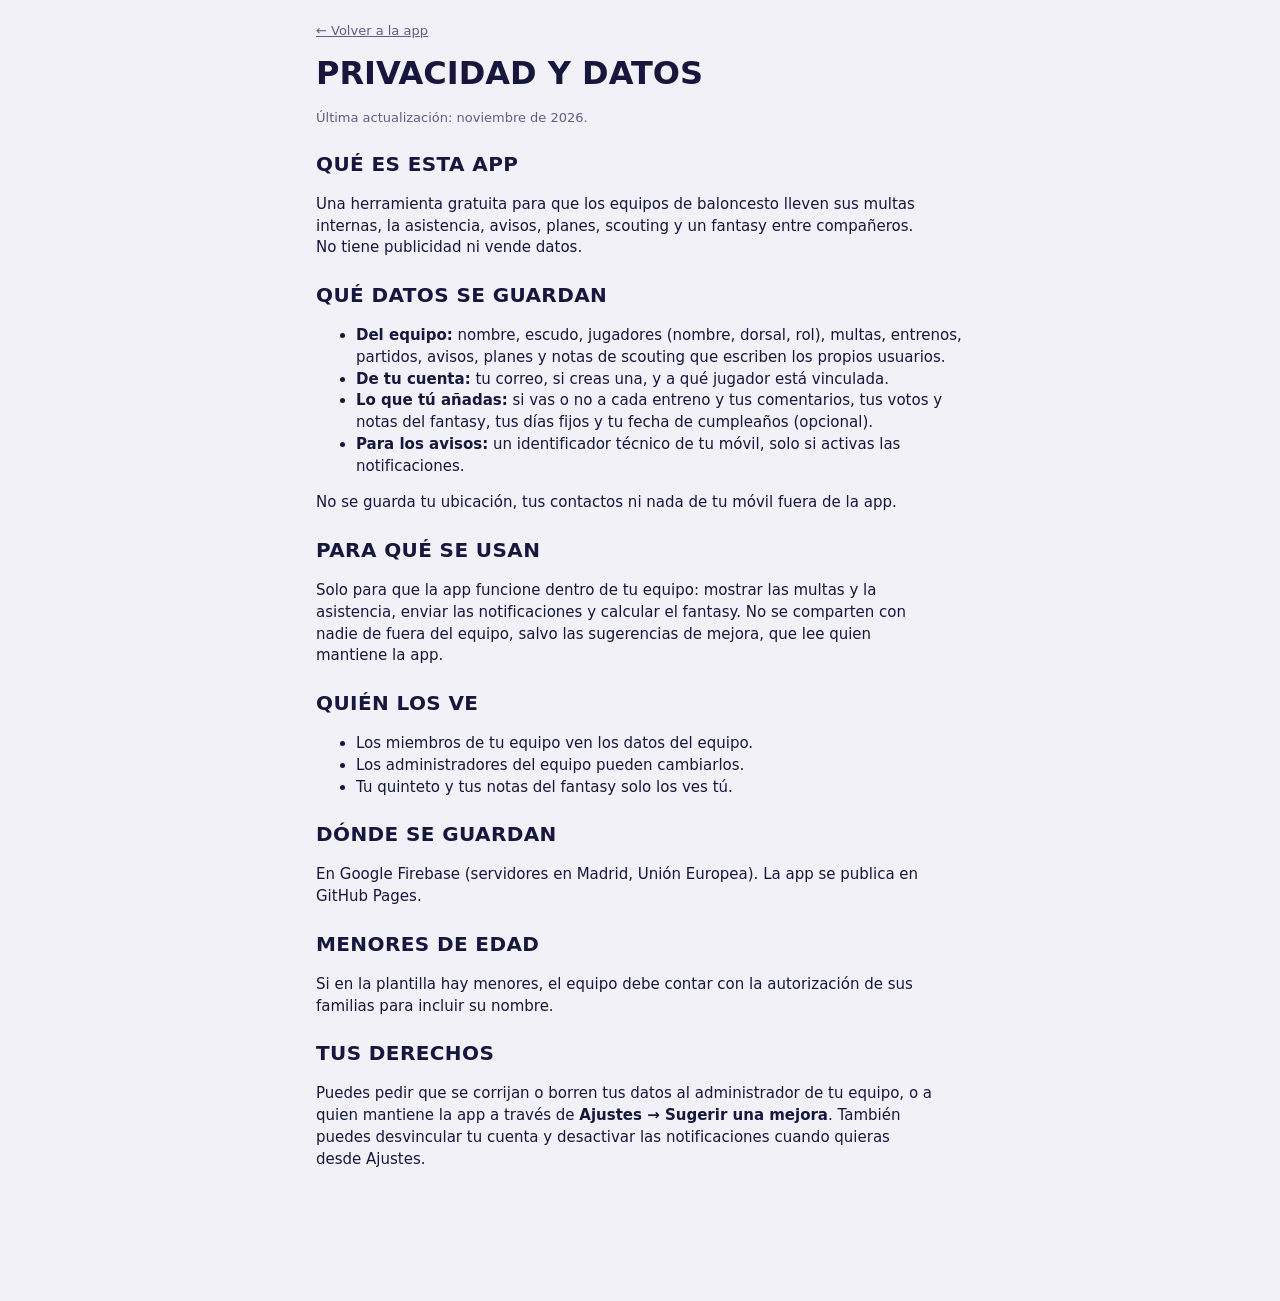
<file: docs/privacidad.html>
<!doctype html>
<html lang="es">
<head>
<meta charset="utf-8">
<meta name="viewport" content="width=device-width,initial-scale=1,viewport-fit=cover">
<title>Privacidad · Multas del equipo</title>
<meta name="theme-color" content="#29297a">
<link rel="stylesheet" href="styles.css">
<style>
.legal{max-width:680px;margin:0 auto;padding:20px max(16px,env(safe-area-inset-left,0px)) 40px}
.legal h1{font-family:var(--display);text-transform:uppercase;font-size:32px;margin:8px 0}
.legal h2{font-family:var(--display);text-transform:uppercase;font-size:20px;margin:22px 0 6px}
.legal p,.legal li{max-width:65ch}
</style>
</head>
<body>
<main class="legal">
  <a href="./" class="note">← Volver a la app</a>
  <h1>Privacidad y datos</h1>
  <p class="note">Última actualización: noviembre de 2026.</p>

  <h2>Qué es esta app</h2>
  <p>Una herramienta gratuita para que los equipos de baloncesto lleven sus multas internas, la asistencia, avisos, planes, scouting y un fantasy entre compañeros. No tiene publicidad ni vende datos.</p>

  <h2>Qué datos se guardan</h2>
  <ul>
    <li><b>Del equipo:</b> nombre, escudo, jugadores (nombre, dorsal, rol), multas, entrenos, partidos, avisos, planes y notas de scouting que escriben los propios usuarios.</li>
    <li><b>De tu cuenta:</b> tu correo, si creas una, y a qué jugador está vinculada.</li>
    <li><b>Lo que tú añadas:</b> si vas o no a cada entreno y tus comentarios, tus votos y notas del fantasy, tus días fijos y tu fecha de cumpleaños (opcional).</li>
    <li><b>Para los avisos:</b> un identificador técnico de tu móvil, solo si activas las notificaciones.</li>
  </ul>
  <p>No se guarda tu ubicación, tus contactos ni nada de tu móvil fuera de la app.</p>

  <h2>Para qué se usan</h2>
  <p>Solo para que la app funcione dentro de tu equipo: mostrar las multas y la asistencia, enviar las notificaciones y calcular el fantasy. No se comparten con nadie de fuera del equipo, salvo las sugerencias de mejora, que lee quien mantiene la app.</p>

  <h2>Quién los ve</h2>
  <ul>
    <li>Los miembros de tu equipo ven los datos del equipo.</li>
    <li>Los administradores del equipo pueden cambiarlos.</li>
    <li>Tu quinteto y tus notas del fantasy solo los ves tú.</li>
  </ul>

  <h2>Dónde se guardan</h2>
  <p>En Google Firebase (servidores en Madrid, Unión Europea). La app se publica en GitHub Pages.</p>

  <h2>Menores de edad</h2>
  <p>Si en la plantilla hay menores, el equipo debe contar con la autorización de sus familias para incluir su nombre.</p>

  <h2>Tus derechos</h2>
  <p>Puedes pedir que se corrijan o borren tus datos al administrador de tu equipo, o a quien mantiene la app a través de <b>Ajustes → Sugerir una mejora</b>. También puedes desvincular tu cuenta y desactivar las notificaciones cuando quieras desde Ajustes.</p>
</main>
</body>
</html>
</file>
<file: docs/styles.css>
/* Layout: app de móvil, cabecera de club + vistas en columna + barra de pestañas inferior */
:root{
  --bg:#f1f1f7; --surface:#ffffff; --ink:#17173d; --muted:#5f5f84; --line:#dddde9;
  --navy:#29297a; --navy-ink:#ffffff; --pz-def:#29297a; --orange:#f03c02; --orange-soft:#fde6dc;
  --ok:#1d7f48; --ok-soft:#dcf1e4; --chip:#ececf6;
  --display:"Barlow Condensed","Arial Narrow",system-ui,sans-serif;
  --body:"Inter",system-ui,-apple-system,"Segoe UI",sans-serif;
  --r:14px;
}
@media (prefers-color-scheme:dark){:root:not([data-theme="light"]){
  --bg:#0d0d1f; --surface:#191936; --ink:#ececfa; --muted:#a3a3c6; --line:#2c2c52;
  --navy:#20205e; --navy-ink:#ffffff; --pz-def:#aab4ff; --orange:#ff5b26; --orange-soft:#3a1c14;
  --ok:#5bd08f; --ok-soft:#163226; --chip:#24244a; color-scheme:dark}}
:root[data-theme="dark"]{
  --bg:#0d0d1f; --surface:#191936; --ink:#ececfa; --muted:#a3a3c6; --line:#2c2c52;
  --navy:#20205e; --navy-ink:#ffffff; --pz-def:#aab4ff; --orange:#ff5b26; --orange-soft:#3a1c14;
  --ok:#5bd08f; --ok-soft:#163226; --chip:#24244a; color-scheme:dark}
*{box-sizing:border-box}
html{-webkit-text-size-adjust:100%}
body{margin:0;-webkit-tap-highlight-color:transparent;overscroll-behavior-y:none;background:var(--bg);color:var(--ink);font-family:var(--body);font-size:15px;line-height:1.45;padding-bottom:calc(76px + env(safe-area-inset-bottom,0px))}
button,input,select{font:inherit;color:inherit}
button{cursor:pointer}
:focus-visible{outline:3px solid var(--orange);outline-offset:2px}
.wrap{padding-left:max(16px,env(safe-area-inset-left,0px));padding-right:max(16px,env(safe-area-inset-right,0px));max-width:720px;margin:0 auto}

header.top{background:var(--navy);color:var(--navy-ink);position:sticky;top:0;padding-top:env(safe-area-inset-top,0px);z-index:5;border-bottom:4px solid var(--orange)}
header.top .wrap{display:flex;align-items:center;gap:12px;padding-block:12px}
.crest{width:42px;height:42px;border-radius:50%;background:#fff;display:grid;place-items:center;flex:none;box-shadow:0 0 0 2px var(--orange)}
.crest svg{width:30px;height:30px}
.brand{flex:1;min-width:0}
.brand b{display:block;font-family:var(--display);font-weight:800;font-size:22px;letter-spacing:.02em;line-height:1;text-transform:uppercase}
.brand span{font-size:12px;opacity:.8;letter-spacing:.06em;text-transform:uppercase}
.pot{text-align:right}
.pot small{display:block;font-size:10px;letter-spacing:.1em;text-transform:uppercase;opacity:.75}
.pot strong{font-family:var(--display);font-size:26px;font-weight:700;font-variant-numeric:tabular-nums;line-height:1}

main .wrap{padding-block:16px 24px;display:flex;flex-direction:column;gap:16px}
h2{font-family:var(--display);font-weight:700;font-size:24px;text-transform:uppercase;letter-spacing:.02em;margin:0;text-wrap:balance}
h3{font-family:var(--display);font-weight:700;font-size:18px;text-transform:uppercase;letter-spacing:.04em;margin:0;color:var(--muted)}
.sub{color:var(--muted);font-size:13px;margin:2px 0 0}
.card{background:var(--surface);border:1px solid var(--line);border-radius:var(--r);padding:16px;display:flex;flex-direction:column;gap:12px}
.note{font-size:13px;color:var(--muted)}
.banner{background:var(--orange);color:#fff;border-radius:var(--r);padding:14px 16px;display:flex;gap:12px;align-items:center;flex-wrap:wrap}
.banner p{margin:0;flex:1;min-width:180px;font-weight:500}
.banner button{background:#fff;color:#b62c00;border:0;border-radius:999px;padding:8px 14px;font-weight:700}
.info{background:var(--chip);border-radius:var(--r);padding:12px 14px;font-size:13px;color:var(--muted)}

.stats{display:grid;grid-template-columns:repeat(3,1fr);gap:8px}
.stat{background:var(--surface);border:1px solid var(--line);border-radius:var(--r);padding:12px}
.stat small{display:block;font-size:11px;text-transform:uppercase;letter-spacing:.08em;color:var(--muted)}
.stat strong{font-family:var(--display);font-size:28px;font-weight:700;font-variant-numeric:tabular-nums;line-height:1.1}
.stat.hot strong{color:var(--orange)}
.stat.good strong{color:var(--ok)}

.rank{display:flex;flex-direction:column;gap:8px;list-style:none;margin:0;padding:0}
.rrow{background:var(--surface);border:1px solid var(--line);border-radius:var(--r);overflow:hidden}
.rhead{display:grid;grid-template-columns:28px 40px 1fr auto;gap:10px;align-items:center;padding:10px 12px;width:100%;background:none;border:0;text-align:left}
.pos{font-family:var(--display);font-weight:700;font-size:18px;color:var(--muted);text-align:center;font-variant-numeric:tabular-nums}
.av{width:40px;height:40px;border-radius:50%;background:var(--orange);color:#fff;display:grid;place-items:center;font-family:var(--display);font-weight:700;font-size:20px;border:2px solid var(--surface);box-shadow:0 0 0 1px var(--orange)}
.av.coach{background:var(--navy)}
.who{min-width:0}
.who b{display:block;font-weight:700;text-transform:uppercase;font-size:14px;letter-spacing:.02em;overflow:hidden;text-overflow:ellipsis;white-space:nowrap}
.who span{font-size:12px;color:var(--muted)}
.bar{height:5px;border-radius:3px;background:var(--chip);margin-top:6px;overflow:hidden}
.bar i{display:block;height:100%;background:var(--orange);border-radius:3px}
.amt{text-align:right;font-variant-numeric:tabular-nums}
.amt b{display:block;font-family:var(--display);font-size:22px;font-weight:700;line-height:1}
.amt span{font-size:11px;color:var(--orange);font-weight:600}
.amt span.paid{color:var(--ok)}
.rbody{border-top:1px solid var(--line);padding:10px 12px;display:flex;flex-direction:column;gap:8px}

.btn{border:0;border-radius:999px;padding:10px 16px;font-weight:700;background:var(--orange);color:#fff;min-height:42px}
.btn.big{width:100%;font-size:17px;padding:14px;font-family:var(--display);letter-spacing:.06em;text-transform:uppercase}
.btn.ghost{background:transparent;color:var(--ink);border:1px solid var(--line)}
.btn.small{padding:6px 12px;min-height:34px;font-size:13px}
.btn.ok{background:var(--ok);color:#fff}
.btn.danger{background:transparent;color:var(--orange);border:1px solid var(--orange)}
.btn.armed{background:var(--orange);color:#fff}
.btn:disabled{opacity:.45;cursor:not-allowed}
.row{display:flex;gap:8px;flex-wrap:wrap;align-items:center}
.row.end{justify-content:flex-end}

.types{display:grid;grid-template-columns:repeat(2,minmax(0,1fr));gap:8px}
.type{background:var(--surface);border:1.5px solid var(--line);border-radius:12px;padding:10px 12px;text-align:left;display:flex;flex-direction:column;gap:2px;min-height:64px}
.type b{font-size:14px;line-height:1.25}
.type span{font-family:var(--display);font-size:18px;font-weight:700;color:var(--orange)}
.type[aria-pressed="true"]{border-color:var(--orange);background:var(--orange-soft)}
.chips{display:flex;flex-wrap:wrap;gap:6px}
.chip{border:1.5px solid var(--line);background:var(--surface);border-radius:999px;padding:7px 12px;font-size:13px;font-weight:600;text-transform:uppercase;letter-spacing:.02em}
.chip[aria-pressed="true"]{background:var(--navy);border-color:var(--navy);color:#fff}
label.f{display:flex;flex-direction:column;gap:4px;font-size:12px;font-weight:600;color:var(--muted);text-transform:uppercase;letter-spacing:.06em;flex:1;min-width:130px}
input[type=text],input[type=number],input[type=date],input[type=month],input[type=time],select{background:var(--bg);border:1px solid var(--line);border-radius:10px;padding:10px 12px;min-height:44px;width:100%;font-size:16px;text-transform:none;letter-spacing:0;font-weight:400}
.preview{display:flex;justify-content:space-between;align-items:baseline;border-top:1px dashed var(--line);padding-top:10px}
.preview b{font-family:var(--display);font-size:30px;color:var(--orange);font-variant-numeric:tabular-nums}

.list{display:flex;flex-direction:column;gap:6px;list-style:none;margin:0;padding:0}
.day{font-size:12px;font-weight:700;color:var(--muted);text-transform:uppercase;letter-spacing:.08em;margin:8px 0 2px}
.entry{background:var(--surface);border:1px solid var(--line);border-radius:12px;padding:10px 12px;display:grid;grid-template-columns:1fr auto;gap:4px 10px}
.entry.new{border-color:var(--orange);box-shadow:inset 3px 0 0 var(--orange)}
.entry .t{min-width:0}
.entry .t b{text-transform:uppercase;font-size:14px}
.entry .t div{font-size:13px;color:var(--muted)}
.entry .p{text-align:right;font-family:var(--display);font-size:20px;font-weight:700;font-variant-numeric:tabular-nums}
.entry .acts{grid-column:1/-1;display:flex;gap:6px;flex-wrap:wrap;align-items:center;margin-top:4px}
.pill{font-size:11px;font-weight:700;text-transform:uppercase;letter-spacing:.06em;border-radius:999px;padding:3px 8px}
.pill.pend{background:var(--orange-soft);color:var(--orange)}
.pill.paid{background:var(--ok-soft);color:var(--ok)}
.pill.old{background:var(--chip);color:var(--muted)}
.pill.newp{background:var(--orange);color:#fff}

.prow{display:flex;align-items:center;gap:10px;padding:8px 0;border-bottom:1px solid var(--line);flex-wrap:wrap}
.prow:last-child{border-bottom:0}
.prow .who{flex:1;min-width:120px}
.trow{display:grid;grid-template-columns:1fr 80px;gap:8px;padding:10px 0;border-bottom:1px solid var(--line)}
.trow:last-child{border-bottom:0}
.trow select{grid-column:1/2}
.trow .row{grid-column:1/-1}
.switch{display:flex;align-items:center;justify-content:space-between;gap:12px}
.switch input{width:22px;height:22px;accent-color:var(--orange)}

nav.tabs{position:fixed;left:0;right:0;bottom:0;background:var(--surface);border-top:1px solid var(--line);z-index:6;padding-bottom:env(safe-area-inset-bottom,0px);padding-left:env(safe-area-inset-left,0px);padding-right:env(safe-area-inset-right,0px)}
nav.tabs .in{display:grid;grid-template-columns:repeat(7,1fr);max-width:720px;margin:0 auto}
nav.tabs a{display:flex;flex-direction:column;align-items:center;gap:2px;padding:8px 2px 10px;color:var(--muted);text-decoration:none;font-size:11px;font-weight:600;position:relative}
nav.tabs a svg{width:24px;height:24px}
nav.tabs a[aria-current="page"]{color:var(--orange)}
nav.tabs a.add svg{background:var(--orange);color:#fff;border-radius:50%;padding:4px;width:32px;height:32px;margin-top:-6px}
.badge{position:absolute;top:4px;left:calc(50% + 6px);background:var(--orange);color:#fff;font-size:10px;font-weight:700;border-radius:999px;min-width:18px;height:18px;display:grid;place-items:center;padding:0 5px}

.toast{position:fixed;left:50%;transform:translateX(-50%);bottom:calc(86px + env(safe-area-inset-bottom,0px));background:var(--ink);color:var(--bg);padding:10px 16px;border-radius:12px;font-weight:600;font-size:14px;z-index:20;max-width:calc(100% - 32px);box-shadow:0 6px 24px rgba(0,0,0,.25)}
.empty{text-align:center;padding:24px 12px;color:var(--muted)}
.empty b{display:block;color:var(--ink);font-family:var(--display);font-size:20px;text-transform:uppercase;margin-bottom:4px}
@media (max-width:380px){.stat strong{font-size:22px}.types{grid-template-columns:1fr}}
@media (prefers-reduced-motion:no-preference){.toast{animation:up .25s ease-out}@keyframes up{from{opacity:0;transform:translate(-50%,10px)}}}

[hidden]{display:none!important}
.stepper{display:flex;align-items:center;gap:6px}
.stepper button{width:44px;height:44px;border-radius:50%;border:1px solid var(--line);background:var(--surface);font-size:22px;font-weight:700;line-height:1;flex:none}
.stepper input{text-align:center;font-family:var(--display);font-size:22px;font-weight:700}
.setup{min-height:60vh;display:grid;place-items:center;text-align:center}
.setup .card{max-width:440px}
.who-line{display:flex;align-items:center;justify-content:space-between;gap:8px;flex-wrap:wrap}
.adm{display:flex;align-items:center;justify-content:space-between;gap:8px;padding:6px 0;border-bottom:1px solid var(--line);font-size:14px;word-break:break-all}
.adm:last-child{border-bottom:0}
.rrow.me{border-color:var(--orange);box-shadow:0 0 0 1px var(--orange)}
#meCard h3{font-size:14px}
#meCard .amt b{font-size:28px}
.crest{background:none;box-shadow:none;width:auto;height:48px;border-radius:0}
.crest img{height:48px;width:auto;display:block;filter:drop-shadow(0 1px 2px rgba(0,0,0,.35))}
.stack{display:flex;flex-direction:column;gap:10px;border-top:1px dashed var(--line);padding-top:12px}
.code{font-family:var(--display);font-size:18px;letter-spacing:.12em}
input.pw{background:var(--bg);border:1px solid var(--line);border-radius:10px;padding:10px 12px;min-height:44px;width:100%;font-size:16px}
input[type=file]{font-size:14px;min-height:44px}
#tcLink{font-size:14px}
.ev{background:var(--surface);border:1px solid var(--line);border-radius:12px;padding:10px 12px;display:flex;flex-direction:column;gap:8px}
.ev.today{border-color:var(--orange);box-shadow:0 0 0 1px var(--orange)}
.evhead{display:grid;grid-template-columns:48px 1fr auto;gap:10px;align-items:center}
.evdate{background:var(--navy);color:#fff;border-radius:10px;text-align:center;padding:4px 0;line-height:1.05}
.evdate b{display:block;font-family:var(--display);font-size:22px}
.evdate span{font-size:10px;text-transform:uppercase;letter-spacing:.08em}
.ev.partido .evdate{background:var(--orange)}
.evcount{text-align:right;font-family:var(--display);font-size:20px;font-weight:700;font-variant-numeric:tabular-nums;line-height:1.05}
.evcount small{display:block;font-family:var(--body);font-size:11px;font-weight:600;color:var(--muted)}
.roll{display:flex;flex-direction:column;gap:6px;border-top:1px dashed var(--line);padding-top:8px}
.rrowp{display:flex;align-items:center;gap:8px;flex-wrap:wrap;justify-content:space-between}
.rrowp .who{min-width:110px;flex:1}
.seg{display:flex;gap:4px;flex-wrap:wrap}
.seg button{border:1.5px solid var(--line);background:var(--surface);border-radius:999px;padding:5px 9px;font-size:12px;font-weight:700;min-height:32px}
.seg button[aria-pressed="true"][data-v="si"]{background:var(--ok);border-color:var(--ok);color:#fff}
.seg button[aria-pressed="true"][data-v="tarde"]{background:#c98a00;border-color:#c98a00;color:#fff}
.seg button[aria-pressed="true"][data-v="just"]{background:var(--navy);border-color:var(--navy);color:#fff}
.seg button[aria-pressed="true"][data-v="no"]{background:var(--orange);border-color:var(--orange);color:#fff}
.rsvp button[aria-pressed="true"]{background:var(--navy);border-color:var(--navy);color:#fff}
.astab{display:flex;flex-direction:column}
.asrow{display:grid;grid-template-columns:1fr auto auto;gap:10px;align-items:center;padding:8px 0;border-bottom:1px solid var(--line);font-size:13px;font-variant-numeric:tabular-nums}
.asrow:last-child{border-bottom:0}
.asrow b{text-transform:uppercase;font-size:13px}
.asrow .pct{font-family:var(--display);font-size:18px;font-weight:700;text-align:right;min-width:52px}
.asrow .bar{grid-column:1/-1;margin-top:0}
.pct.lo{color:var(--orange)} .pct.hi{color:var(--ok)}
nav.tabs a{font-size:10px;padding-left:0;padding-right:0}
nav.tabs a svg{width:22px;height:22px}
nav.tabs a.add svg{width:30px;height:30px}
.dorin{width:58px!important;min-width:0!important;flex:0 0 58px!important;text-align:center;font-family:var(--display);font-size:20px;font-weight:700;padding:4px!important}
.avisos{border-color:var(--navy);box-shadow:inset 4px 0 0 var(--navy)}
.aviso{background:var(--bg);border-radius:10px;padding:10px 12px;display:flex;flex-direction:column;gap:4px}
.aviso p{margin:0;white-space:pre-wrap;word-break:break-word;font-size:15px}
.aviso.nuevo{background:var(--orange-soft)}
.aviso .meta{display:flex;justify-content:space-between;gap:8px;align-items:center;flex-wrap:wrap;font-size:12px;color:var(--muted)}
textarea{background:var(--bg);border:1px solid var(--line);border-radius:10px;padding:10px 12px;width:100%;font:inherit;font-size:16px;color:inherit;resize:vertical;text-transform:none;letter-spacing:0;font-weight:400}
.seg button:disabled{opacity:.4;cursor:not-allowed}
a.scoutlink{display:flex;flex-direction:column;gap:2px;text-decoration:none;color:var(--ink)}
.plan{background:var(--surface);border:1px solid var(--line);border-radius:var(--r);padding:14px;display:flex;flex-direction:column;gap:12px}
.plan.cerrado{opacity:.75}
.plan header{display:flex;justify-content:space-between;gap:8px;align-items:flex-start}
.plan header b{font-family:var(--display);font-size:22px;text-transform:uppercase;letter-spacing:.02em;line-height:1.1}
.bloque{border-top:1px dashed var(--line);padding-top:10px;display:flex;flex-direction:column;gap:8px}
.bloque h4{margin:0;font-size:15px}
.opt{display:grid;grid-template-columns:1fr auto;gap:2px 8px;align-items:center;border:1.5px solid var(--line);border-radius:10px;padding:8px 10px;background:var(--surface);text-align:left;width:100%}
.opt[aria-pressed="true"]{border-color:var(--navy);box-shadow:inset 3px 0 0 var(--navy)}
.opt .n{font-family:var(--display);font-size:18px;font-weight:700}
.opt .bar{grid-column:1/-1;margin-top:2px}
.opt .who{grid-column:1/-1;font-size:12px;color:var(--muted)}
.opt:disabled{cursor:default}
.inl{display:flex;gap:6px;flex-wrap:wrap;align-items:center}
.inl input{flex:1;min-width:120px;min-height:38px;padding:6px 10px;font-size:15px}
.inl input[type=number]{flex:0 0 76px;min-width:0}
.mini{font-size:12px;color:var(--muted)}
.rj{border:1px solid var(--line);border-radius:12px;padding:10px 12px;display:flex;flex-direction:column;gap:6px;background:var(--surface)}
.rj .dor{display:inline-grid;place-items:center;min-width:34px;height:34px;border-radius:8px;background:var(--navy);color:#fff;font-family:var(--display);font-weight:700;font-size:18px}
.nota{background:var(--bg);border-radius:8px;padding:6px 10px;font-size:14px;display:flex;justify-content:space-between;gap:8px}
.nota p{margin:0;white-space:pre-wrap;word-break:break-word}

/* Manual */
.manual-link{flex-direction:row;align-items:center;text-decoration:none;color:var(--ink);gap:14px}
.manual-link > span:nth-child(2){flex:1}
.ayuda-tabs button{font-size:15px;padding:9px 16px;min-height:44px}
.ayuda-tabs button[aria-pressed="true"]{background:var(--navy);border-color:var(--navy);color:#fff}
.g-list{display:flex;flex-direction:column;gap:10px}
.g{background:var(--surface);border:1px solid var(--line);border-radius:16px;overflow:hidden}
.g summary{list-style:none;display:flex;align-items:center;gap:14px;padding:14px;cursor:pointer;min-height:72px}
.g summary::-webkit-details-marker{display:none}
.g-ic{flex:none;width:52px;height:52px;border-radius:14px;display:grid;place-items:center;font-size:28px;line-height:1}
.g-ic.az{background:#e3e4fb} .g-ic.ve{background:#dcf1e4} .g-ic.ro{background:#fde0db} .g-ic.or{background:#fde7d6} .g-ic.mo{background:#efe2fb} .g-ic.gr{background:#e8e8ef}
.g-h{flex:1;min-width:0}
.g-h b{display:block;font-family:var(--display);font-size:21px;text-transform:uppercase;letter-spacing:.02em;line-height:1.1}
.g-h small{display:block;color:var(--muted);font-size:14px;margin-top:2px}
.g-ch{font-size:28px;color:var(--muted);transition:transform .2s}
.g[open] .g-ch{transform:rotate(90deg)}
.g[open] summary{border-bottom:1px dashed var(--line)}
.g-steps{list-style:none;counter-reset:paso;margin:0;padding:12px 14px 6px;display:flex;flex-direction:column;gap:12px}
.g-steps li{counter-increment:paso;display:grid;grid-template-columns:32px 1fr;gap:10px;align-items:start;font-size:16px;line-height:1.5}
.g-steps li::before{content:counter(paso);width:32px;height:32px;border-radius:50%;background:var(--orange);color:#fff;display:grid;place-items:center;font-family:var(--display);font-weight:700;font-size:18px}
.g-tip{margin:4px 14px 14px;padding:10px 12px;border-radius:10px;background:var(--chip);font-size:14px;color:var(--ink)}
.mk{display:inline-block;border:1.5px solid var(--line);background:var(--surface);border-radius:999px;padding:1px 10px;font-size:14px;font-weight:700;white-space:nowrap;line-height:1.6;vertical-align:baseline}
.mk.or{background:var(--orange);border-color:var(--orange);color:#fff}
.mk.az{background:var(--navy);border-color:var(--navy);color:#fff}
.mk.ve{background:var(--ok);border-color:var(--ok);color:#fff}
.mk.ro{background:#d23a1f;border-color:#d23a1f;color:#fff}
.mk.am{background:#c98a00;border-color:#c98a00;color:#fff}
.mk.tab{border-radius:8px;background:var(--chip);border-color:var(--chip)}
@media (prefers-color-scheme:dark){:root:not([data-theme="light"]) .g-ic{filter:saturate(.9) brightness(.85)}}
:root[data-theme="dark"] .g-ic{filter:saturate(.9) brightness(.85)}
@media (prefers-reduced-motion:reduce){.g-ch{transition:none}}
.av.num{font-size:17px;letter-spacing:-.02em}

/* Scouting: fila de rivales y resumen */
.rivchips{display:flex;gap:8px;overflow-x:auto;padding:2px 2px 8px;scroll-snap-type:x mandatory;-webkit-overflow-scrolling:touch}
.rivchip{flex:none;scroll-snap-align:start;display:flex;flex-direction:column;align-items:flex-start;gap:1px;border:1.5px solid var(--line);background:var(--surface);border-radius:12px;padding:8px 12px;min-width:120px;text-align:left}
.rivchip b{font-size:13px;text-transform:uppercase;letter-spacing:.02em;white-space:nowrap}
.rivchip span{font-size:12px;color:var(--muted);white-space:nowrap}
.rivchip[aria-pressed="true"]{background:var(--navy);border-color:var(--navy);color:#fff}
.rivchip[aria-pressed="true"] span{color:#d7d7f5}
.resumen-sc{border-color:var(--navy);box-shadow:inset 4px 0 0 var(--navy)}
.sc-gen{background:var(--chip);border-radius:10px;padding:8px 10px;font-size:14px}
.tblwrap{overflow-x:auto;margin:0 -4px}
.sc-tbl{width:100%;border-collapse:collapse;font-size:14px}
.sc-tbl th{text-align:left;font-size:11px;text-transform:uppercase;letter-spacing:.06em;color:var(--muted);padding:4px 6px;border-bottom:1px solid var(--line)}
.sc-tbl td{padding:8px 6px;border-bottom:1px solid var(--line);vertical-align:top}
.sc-tbl tr:last-child td{border-bottom:0}
.sc-tbl td:nth-child(2){white-space:nowrap}
.sc-tbl td:nth-child(3){font-family:var(--display);font-weight:700;font-size:16px;color:var(--orange);white-space:nowrap}
.dor.sm{min-width:30px;height:30px;font-size:16px;border-radius:7px}
.dor.sm{display:inline-grid;place-items:center;background:var(--navy);color:#fff;font-family:var(--display);font-weight:700}
.rivchips{scrollbar-width:none}
.rivchips::-webkit-scrollbar{display:none}

/* Fantasy */
.fan-link{flex-direction:row;align-items:center;gap:14px;text-decoration:none;color:var(--ink);border-color:var(--orange);box-shadow:inset 4px 0 0 var(--orange)}
.fan-link > span:nth-child(2){flex:1}
.budget{display:flex;justify-content:space-between;align-items:baseline;font-variant-numeric:tabular-nums}
.budget b{font-family:var(--display);font-size:26px}
.budget .over{color:#d23a1f}
.pizarra{display:grid;grid-template-columns:repeat(auto-fill,minmax(150px,1fr));gap:8px}
.fj{border:1.5px solid var(--line);background:var(--surface);border-radius:12px;padding:8px 10px;display:grid;grid-template-columns:auto 1fr auto;gap:2px 8px;align-items:center;text-align:left}
.fj[aria-pressed="true"]{border-color:var(--navy);background:var(--navy);color:#fff}
.fj[aria-pressed="true"] .mini{color:#d7d7f5}
.fj .av{width:34px;height:34px;font-size:15px}
.fj b{font-size:13px;text-transform:uppercase;line-height:1.15}
.fj .pr{font-family:var(--display);font-weight:700;font-size:17px}
.fj:disabled{opacity:.45}
.cap{border:1.5px solid var(--line);border-radius:999px;background:var(--surface);padding:4px 10px;font-weight:700;font-size:13px}
.cap[aria-pressed="true"]{background:var(--orange);border-color:var(--orange);color:#fff}
.nota-sel{display:flex;gap:4px;flex-wrap:wrap}
.nota-sel button{min-width:34px;min-height:34px;border-radius:8px;border:1.5px solid var(--line);background:var(--surface);font-weight:700}
.nota-sel button[aria-pressed="true"]{background:var(--navy);border-color:var(--navy);color:#fff}
.clas li{display:grid;grid-template-columns:28px 1fr auto;gap:8px;align-items:center;padding:8px 0;border-bottom:1px solid var(--line);list-style:none}
.clas{margin:0;padding:0}
.clas li.yo{font-weight:700}
.clas .pts{font-family:var(--display);font-size:20px;font-weight:700}
.sug{background:var(--bg);border-radius:10px;padding:10px 12px;display:flex;flex-direction:column;gap:4px;margin-bottom:8px}
.sug p{margin:0;white-space:pre-wrap}
.sug.hecha{opacity:.55}
details.past summary{list-style:none;cursor:pointer;display:flex;justify-content:space-between;align-items:baseline;gap:8px;padding:6px 0}
details.past summary::-webkit-details-marker{display:none}
details.past summary h3::before{content:"▸ ";color:var(--muted)}
details.past[open] summary h3::before{content:"▾ "}

/* Tanda 1 de mejoras */
.chartbox{width:100%;overflow:hidden}
.chartbox svg{display:block;width:100%;height:auto}
.chartbox .ax{fill:var(--muted);font-size:11px;font-family:var(--body)}
.chartbox .val{fill:var(--ink);font-size:12px;font-weight:700;font-family:var(--body)}
.chartbox .base{stroke:var(--line);stroke-width:1}
.chartbox .bar{fill:var(--navy)}
.chartbox .bar.now{fill:var(--orange)}
.chartbox .hit{fill:transparent}
.chartbox .hit:hover + .bar,.chartbox g:hover .bar{opacity:.85}
.pg{display:grid;grid-template-columns:34px 1fr auto;gap:8px;align-items:center;padding:8px 0;border-bottom:1px solid var(--line)}
.pg:last-child{border-bottom:0}
.pg .acc{display:flex;gap:6px;flex-wrap:wrap;justify-content:flex-end}
.logi{font-size:13px;padding:6px 0;border-bottom:1px solid var(--line);list-style:none}
.gasto{display:flex;justify-content:space-between;gap:8px;align-items:center;padding:6px 0;border-bottom:1px solid var(--line);list-style:none;font-size:14px}
.conv{display:flex;flex-wrap:wrap;gap:6px}
.conv button{border:1.5px solid var(--line);background:var(--surface);border-radius:999px;padding:6px 10px;font-size:13px;font-weight:600}
.conv button[aria-pressed="true"]{background:var(--navy);border-color:var(--navy);color:#fff}
html.grande{font-size:112%}
html.grande body{zoom:1.12}

/* Tanda 2 */
.liga{width:100%;border-collapse:collapse;font-size:13px;font-variant-numeric:tabular-nums}
.liga th{font-size:11px;color:var(--muted);text-transform:uppercase;text-align:right;padding:4px}
.liga th:nth-child(2),.liga td:nth-child(2){text-align:left}
.liga td{padding:6px 4px;border-bottom:1px solid var(--line);text-align:right}
.liga tr.nos td{font-weight:800;background:var(--orange-soft)}
.res{display:flex;justify-content:space-between;gap:8px;padding:6px 0;border-bottom:1px solid var(--line);font-size:14px}
.res b.w{color:var(--ok)} .res b.l{color:#d23a1f}
.stat-mini{font-size:12px;color:var(--muted);font-variant-numeric:tabular-nums}
.stat-mini b{color:var(--ink)}
.cal{display:grid;grid-template-columns:repeat(7,1fr);gap:4px;text-align:center;font-variant-numeric:tabular-nums}
.cal .dow{font-size:11px;color:var(--muted);text-transform:uppercase}
.cal button{min-height:46px;border:1px solid var(--line);background:var(--surface);border-radius:8px;font-size:14px;display:flex;flex-direction:column;align-items:center;justify-content:center;gap:2px;padding:2px}
.cal button.otro{opacity:.35}
.cal button.hoy{border-color:var(--orange);font-weight:800}
.cal button[aria-pressed="true"]{background:var(--navy);color:#fff;border-color:var(--navy)}
.cal .dots{display:flex;gap:3px}
.cal .dots i{width:6px;height:6px;border-radius:50%;background:var(--navy)}
.cal .dots i.p{background:var(--orange)}
.cal button[aria-pressed="true"] .dots i{background:#fff}
.ficha-h{display:flex;gap:14px;align-items:center}
.ficha-foto{width:84px;height:84px;border-radius:50%;object-fit:cover;background:var(--orange);color:#fff;display:grid;place-items:center;font-family:var(--display);font-size:34px;font-weight:800;flex:none;border:3px solid var(--surface);box-shadow:0 0 0 2px var(--orange)}
.kv{display:grid;grid-template-columns:repeat(auto-fill,minmax(130px,1fr));gap:8px}
.kv div{background:var(--bg);border-radius:10px;padding:8px 10px}
.kv small{display:block;font-size:11px;color:var(--muted);text-transform:uppercase;letter-spacing:.06em}
.kv b{font-family:var(--display);font-size:22px}
.spark{width:90px;height:26px}
.spark polyline{fill:none;stroke:var(--navy);stroke-width:2}
.spark circle{fill:var(--orange)}
.merc{display:grid;grid-template-columns:1fr auto auto;gap:8px;align-items:center;padding:6px 0;border-bottom:1px solid var(--line);font-size:14px}
.merc .up{color:var(--ok);font-weight:700} .merc .down{color:#d23a1f;font-weight:700}
.hist{overflow-x:auto} .hist table{border-collapse:collapse;font-size:13px;font-variant-numeric:tabular-nums}
.hist th,.hist td{padding:5px 8px;border-bottom:1px solid var(--line);text-align:right;white-space:nowrap}
.hist th:first-child,.hist td:first-child{text-align:left}
.pizbox{background:var(--surface);border:1px solid var(--line);border-radius:14px;padding:6px;touch-action:none}
.pizbox canvas{width:100%;height:auto;display:block;touch-action:none}
.res b{white-space:nowrap}
.aviso.adm-av{background:var(--navy-soft,var(--chip));box-shadow:inset 3px 0 0 var(--navy)}
.seg [data-avpara][aria-pressed="true"],.seg [data-vista][aria-pressed="true"],.seg [data-pzmodo][aria-pressed="true"]{background:var(--navy);border-color:var(--navy);color:#fff}

.pzpasos{align-items:center;gap:6px}
.pzpasos #pzPaso{min-width:90px;text-align:center}
.pzpasos .btn:disabled{opacity:.4}
.jug-grid{display:grid;grid-template-columns:repeat(auto-fill,minmax(150px,1fr));gap:10px}
.jug-card{display:flex;flex-direction:column;align-items:stretch;gap:3px;text-align:left;background:var(--surface);border:1px solid var(--line);border-radius:14px;padding:6px 6px 10px;cursor:pointer;color:var(--ink);font:inherit}
.jug-card canvas{width:100%;height:auto;border-radius:9px;display:block;margin-bottom:4px}
.jug-card b{font-size:14px;padding:0 4px;line-height:1.25}
.jug-card .mini{padding:0 4px}
.jug-card:active{transform:scale(.98)}
.jug-card:focus-visible{outline:3px solid var(--orange);outline-offset:2px}
.jug-grid .empty{grid-column:1/-1}
li.nextmore{list-style:none;padding:0;background:none;border:0}
li.nextmore > details > ul{margin-top:6px}
.pzmedia{gap:6px;align-items:center}
label.filebtn{cursor:pointer;display:inline-flex;align-items:center}
#pzVidBox video{width:100%;max-height:60vh;border-radius:10px;background:#000;display:block;margin:6px 0}
.pzfoto{margin:0;padding:6px}
.pzfoto img{width:100%;height:auto;border-radius:9px;display:block}
.pzfoto figcaption{padding:4px 4px 0}
.colores{display:flex;flex-direction:column;gap:8px;border-top:1px solid var(--line);padding-top:10px}
.swatches{display:flex;flex-wrap:wrap;gap:8px}
.swatch{display:flex;border:2px solid var(--line);border-radius:12px;padding:3px;background:var(--surface);gap:0}
.swatch i{display:block;width:22px;height:30px}
.swatch i:first-child{border-radius:8px 0 0 8px}.swatch i:last-child{border-radius:0 8px 8px 0}
.swatch[aria-pressed="true"]{border-color:var(--ink);box-shadow:0 0 0 2px var(--surface) inset}
input[type="color"]{width:100%;height:42px;padding:2px;border:1px solid var(--line);border-radius:10px;background:var(--surface)}
.prbox{padding:6px 0 10px;align-items:flex-end;gap:8px;flex-wrap:wrap}
.f-lbl{font-size:13px;color:var(--muted);text-transform:uppercase;letter-spacing:.04em}
</file>
